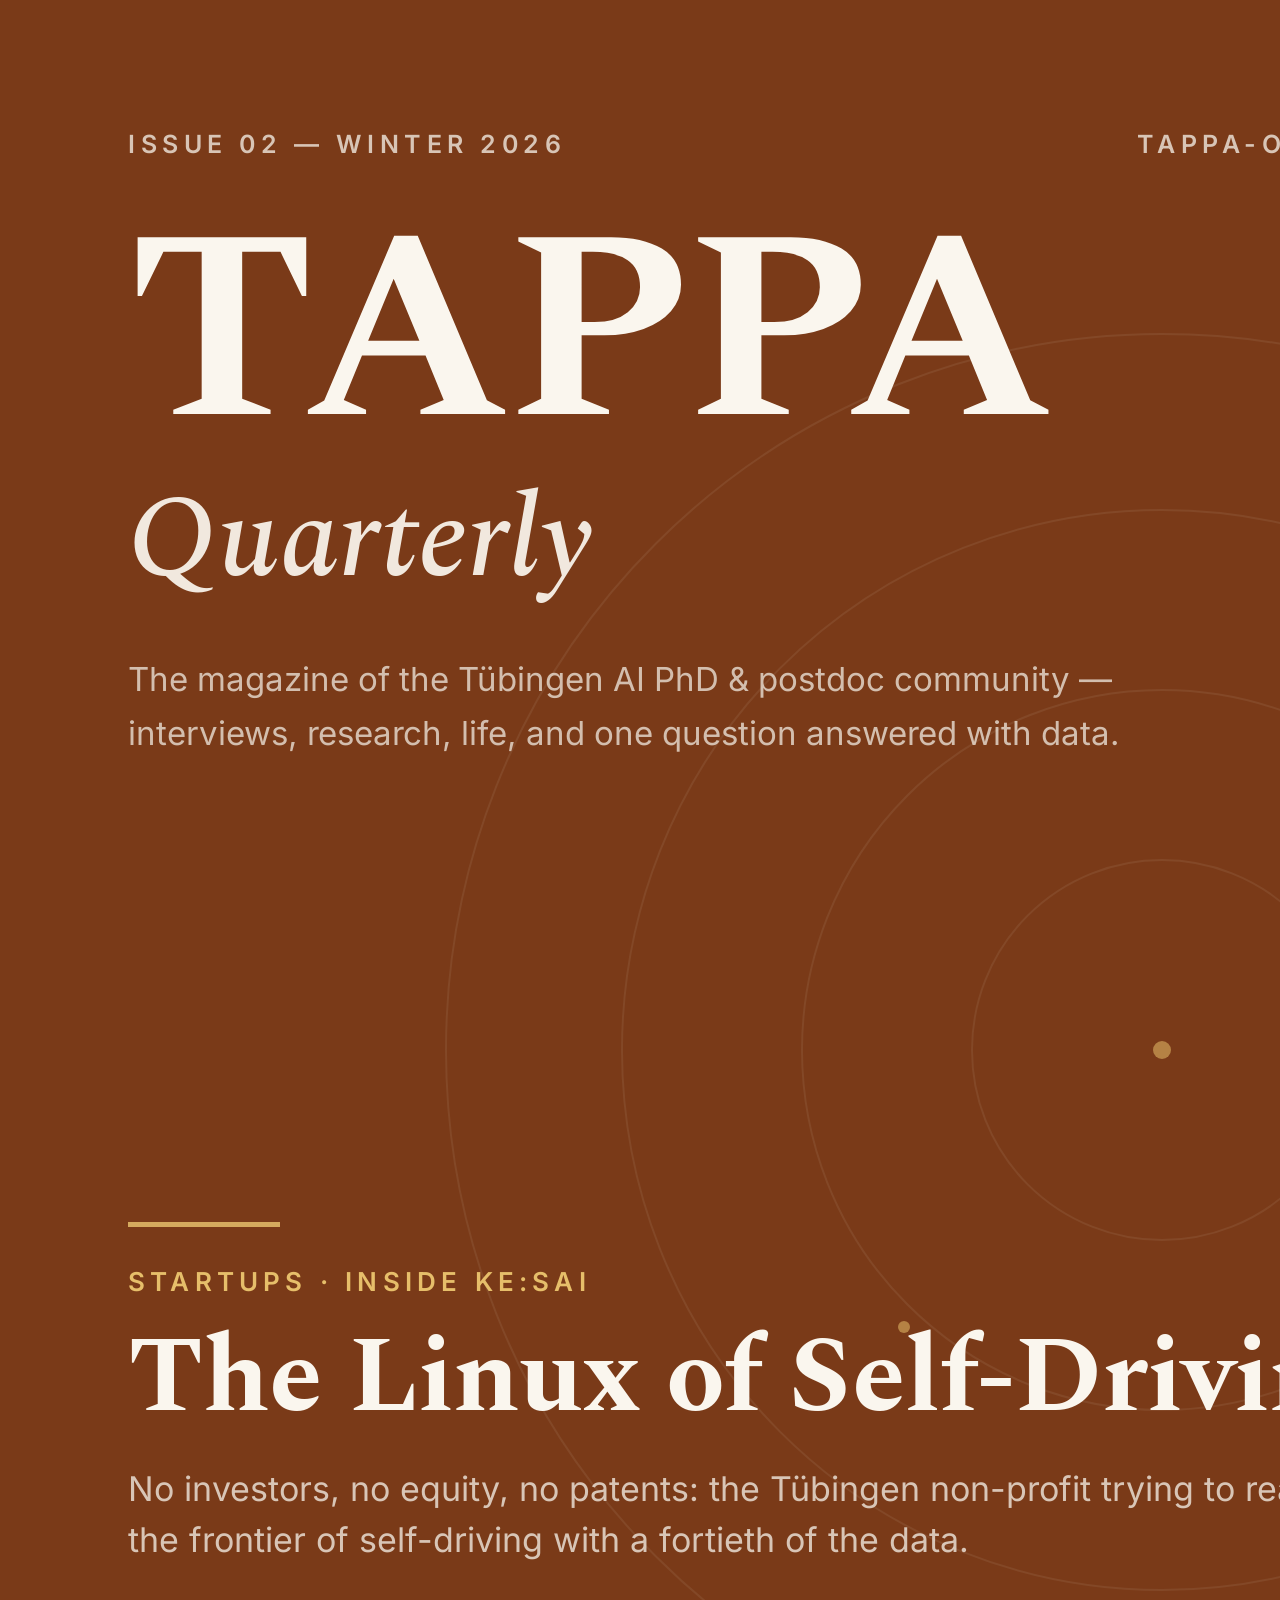
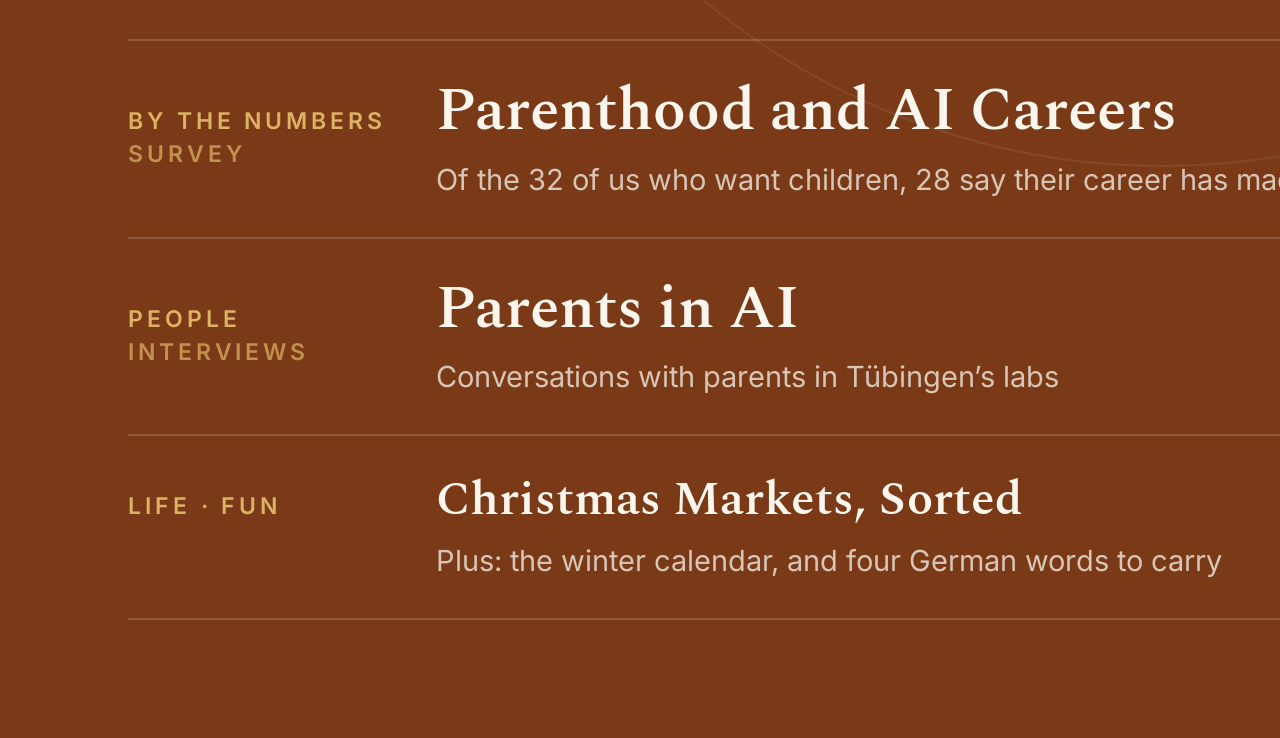
<file: magazine/issue-2/cover.html>
<!DOCTYPE html>
<html lang="en">
<head>
<meta charset="UTF-8">
<title>TAPPA Quarterly — Issue 02 cover</title>
<link rel="stylesheet" href="fonts.css">
<style>
/* Source for cover.jpg — a placeholder until the designed winter cover
   arrives. Renders at exactly 1652x2338; re-export with:
   "/Applications/Google Chrome.app/Contents/MacOS/Google Chrome" \
     --headless --screenshot=cover.png --window-size=1652,2338 \
     --hide-scrollbars --default-background-color=0 cover.html
   then: sips -s format jpeg -s formatOptions 92 cover.png --out cover.jpg */

:root {
  --deep:  #7A3A18;
  --warm:  #FAF6EE;
  --mint:  #E6BE6A;
  --serif: "Spectral", Georgia, serif;
  --sans:  "Inter", -apple-system, Arial, sans-serif;
}

* { margin: 0; padding: 0; box-sizing: border-box; }

html, body {
  width: 1652px;
  height: 2338px;
  background: var(--deep);
  -webkit-font-smoothing: antialiased;
}

.cover {
  position: relative;
  width: 1652px;
  height: 2338px;
  overflow: hidden;
  padding: 132px 128px 118px;
  display: flex;
  flex-direction: column;
}

.rings { position: absolute; top: 300px; right: -260px; width: 1500px; height: 1500px; }
.rings circle { fill: none; stroke: var(--warm); stroke-width: 2; opacity: 0.07; }
.rings .dot { fill: var(--mint); stroke: none; opacity: 0.55; }

.masthead, .lead { position: relative; z-index: 1; }

.rule-top {
  display: flex;
  justify-content: space-between;
  font: 600 25px/1 var(--sans);
  letter-spacing: 0.22em;
  text-transform: uppercase;
  color: rgba(250, 246, 238, 0.74);
}

.wordmark {
  margin-top: 62px;
  font: 700 268px/0.86 var(--serif);
  letter-spacing: -0.012em;
  color: var(--warm);
}

.subtitle {
  margin-top: 34px;
  font: italic 500 116px/1 var(--serif);
  color: var(--warm);
  opacity: 0.93;
}

.blurb {
  margin-top: 54px;
  max-width: 1010px;
  font: 400 33px/1.62 var(--sans);
  color: rgba(250, 246, 238, 0.7);
}

.lead { margin-top: auto; }

.lead-rule {
  width: 152px;
  height: 5px;
  background: var(--mint);
  opacity: 0.85;
  margin-bottom: 42px;
}

.eyebrow {
  font: 600 26px/1 var(--sans);
  letter-spacing: 0.2em;
  text-transform: uppercase;
  color: var(--mint);
}

.lead h1 {
  margin-top: 26px;
  font: 700 108px/1.06 var(--serif);
  letter-spacing: -0.008em;
  color: var(--warm);
}

.lead .standfirst {
  margin-top: 28px;
  max-width: 1240px;
  font: 400 34px/1.5 var(--sans);
  color: rgba(250, 246, 238, 0.74);
}

.teasers { margin-top: 74px; }

.teaser {
  display: grid;
  grid-template-columns: 268px 1fr;
  gap: 40px;
  align-items: baseline;
  padding: 36px 0;
  border-top: 2px solid rgba(250, 246, 238, 0.16);
}
.teaser:last-child { border-bottom: 2px solid rgba(250, 246, 238, 0.16); }

.teaser .dept {
  font: 600 23px/1.45 var(--sans);
  letter-spacing: 0.17em;
  text-transform: uppercase;
  color: var(--mint);
  opacity: 0.92;
}
.teaser h2 {
  font: 600 48px/1.16 var(--serif);
  color: var(--warm);
}
.teaser p {
  margin-top: 12px;
  font: 400 29px/1.45 var(--sans);
  color: rgba(250, 246, 238, 0.74);
}
.teaser-major h2 { font-size: 60px; }
.teaser .dept-kind { display: block; opacity: 0.72; }
</style>
</head>
<body>
<div class="cover">

  <svg class="rings" viewBox="0 0 1500 1500" aria-hidden="true">
    <circle cx="750" cy="750" r="190"/>
    <circle cx="750" cy="750" r="360"/>
    <circle cx="750" cy="750" r="540"/>
    <circle cx="750" cy="750" r="716"/>
    <circle class="dot" cx="750" cy="750" r="9"/>
    <circle class="dot" cx="1049" cy="466" r="7"/>
    <circle class="dot" cx="492" cy="1027" r="6"/>
  </svg>

  <div class="masthead">
    <div class="rule-top">
      <span>Issue 02 — Winter 2026</span>
      <span>tappa-org.github.io</span>
    </div>
    <div class="wordmark">TAPPA</div>
    <div class="subtitle">Quarterly</div>
    <p class="blurb">
      The magazine of the T&uuml;bingen AI PhD &amp; postdoc community &mdash;
      interviews, research, life, and one question answered with data.
    </p>
  </div>

  <div class="lead">
    <div class="lead-rule"></div>
    <div class="eyebrow">Startups &middot; Inside KE:SAI</div>
    <h1>The Linux of Self-Driving</h1>
    <p class="standfirst">
      No investors, no equity, no patents: the T&uuml;bingen non-profit trying to
      reach the frontier of self-driving with a fortieth of the data.
    </p>

    <div class="teasers">
      <div class="teaser teaser-major">
        <div class="dept">By the Numbers<span class="dept-kind">Survey</span></div>
        <div>
          <h2>Parenthood and AI Careers</h2>
          <p>Of the 32 of us who want children, 28 say their career has made them wait</p>
        </div>
      </div>
      <div class="teaser teaser-major">
        <div class="dept">People<span class="dept-kind">Interviews</span></div>
        <div>
          <h2>Parents in AI</h2>
          <p>Conversations with parents in T&uuml;bingen&rsquo;s labs</p>
        </div>
      </div>
      <div class="teaser">
        <div class="dept">Life &middot; Fun</div>
        <div>
          <h2>Christmas Markets, Sorted</h2>
          <p>Plus: the winter calendar, and four German words to carry</p>
        </div>
      </div>
    </div>
  </div>

</div>
</body>
</html>
</file>
<file: magazine/issue-2/fonts.css>
/* Spectral and Inter, self-hosted. Both SIL Open Font License 1.1 — see fonts/OFL.txt.
   Served from this origin so no visitor IP is sent to a third party (GDPR). */

@font-face {
  font-family: 'Inter';
  font-style: normal;
  font-weight: 400;
  font-display: swap;
  src: url('fonts/inter-400-latin-ext.woff2') format('woff2');
  unicode-range: U+0100-02BA, U+02BD-02C5, U+02C7-02CC, U+02CE-02D7, U+02DD-02FF, U+0304, U+0308, U+0329, U+1D00-1DBF, U+1E00-1E9F, U+1EF2-1EFF, U+2020, U+20A0-20AB, U+20AD-20C0, U+2113, U+2C60-2C7F, U+A720-A7FF;
}

@font-face {
  font-family: 'Inter';
  font-style: normal;
  font-weight: 400;
  font-display: swap;
  src: url('fonts/inter-400-latin.woff2') format('woff2');
  unicode-range: U+0000-00FF, U+0131, U+0152-0153, U+02BB-02BC, U+02C6, U+02DA, U+02DC, U+0304, U+0308, U+0329, U+2000-206F, U+20AC, U+2122, U+2191, U+2193, U+2212, U+2215, U+FEFF, U+FFFD;
}

@font-face {
  font-family: 'Inter';
  font-style: normal;
  font-weight: 600;
  font-display: swap;
  src: url('fonts/inter-600-latin-ext.woff2') format('woff2');
  unicode-range: U+0100-02BA, U+02BD-02C5, U+02C7-02CC, U+02CE-02D7, U+02DD-02FF, U+0304, U+0308, U+0329, U+1D00-1DBF, U+1E00-1E9F, U+1EF2-1EFF, U+2020, U+20A0-20AB, U+20AD-20C0, U+2113, U+2C60-2C7F, U+A720-A7FF;
}

@font-face {
  font-family: 'Inter';
  font-style: normal;
  font-weight: 600;
  font-display: swap;
  src: url('fonts/inter-600-latin.woff2') format('woff2');
  unicode-range: U+0000-00FF, U+0131, U+0152-0153, U+02BB-02BC, U+02C6, U+02DA, U+02DC, U+0304, U+0308, U+0329, U+2000-206F, U+20AC, U+2122, U+2191, U+2193, U+2212, U+2215, U+FEFF, U+FFFD;
}

@font-face {
  font-family: 'Inter';
  font-style: normal;
  font-weight: 700;
  font-display: swap;
  src: url('fonts/inter-700-latin-ext.woff2') format('woff2');
  unicode-range: U+0100-02BA, U+02BD-02C5, U+02C7-02CC, U+02CE-02D7, U+02DD-02FF, U+0304, U+0308, U+0329, U+1D00-1DBF, U+1E00-1E9F, U+1EF2-1EFF, U+2020, U+20A0-20AB, U+20AD-20C0, U+2113, U+2C60-2C7F, U+A720-A7FF;
}

@font-face {
  font-family: 'Inter';
  font-style: normal;
  font-weight: 700;
  font-display: swap;
  src: url('fonts/inter-700-latin.woff2') format('woff2');
  unicode-range: U+0000-00FF, U+0131, U+0152-0153, U+02BB-02BC, U+02C6, U+02DA, U+02DC, U+0304, U+0308, U+0329, U+2000-206F, U+20AC, U+2122, U+2191, U+2193, U+2212, U+2215, U+FEFF, U+FFFD;
}

@font-face {
  font-family: 'Spectral';
  font-style: italic;
  font-weight: 300;
  font-display: swap;
  src: url('fonts/spectral-300i-latin-ext.woff2') format('woff2');
  unicode-range: U+0100-02BA, U+02BD-02C5, U+02C7-02CC, U+02CE-02D7, U+02DD-02FF, U+0304, U+0308, U+0329, U+1D00-1DBF, U+1E00-1E9F, U+1EF2-1EFF, U+2020, U+20A0-20AB, U+20AD-20C0, U+2113, U+2C60-2C7F, U+A720-A7FF;
}

@font-face {
  font-family: 'Spectral';
  font-style: italic;
  font-weight: 300;
  font-display: swap;
  src: url('fonts/spectral-300i-latin.woff2') format('woff2');
  unicode-range: U+0000-00FF, U+0131, U+0152-0153, U+02BB-02BC, U+02C6, U+02DA, U+02DC, U+0304, U+0308, U+0329, U+2000-206F, U+20AC, U+2122, U+2191, U+2193, U+2212, U+2215, U+FEFF, U+FFFD;
}

@font-face {
  font-family: 'Spectral';
  font-style: italic;
  font-weight: 500;
  font-display: swap;
  src: url('fonts/spectral-500i-latin-ext.woff2') format('woff2');
  unicode-range: U+0100-02BA, U+02BD-02C5, U+02C7-02CC, U+02CE-02D7, U+02DD-02FF, U+0304, U+0308, U+0329, U+1D00-1DBF, U+1E00-1E9F, U+1EF2-1EFF, U+2020, U+20A0-20AB, U+20AD-20C0, U+2113, U+2C60-2C7F, U+A720-A7FF;
}

@font-face {
  font-family: 'Spectral';
  font-style: italic;
  font-weight: 500;
  font-display: swap;
  src: url('fonts/spectral-500i-latin.woff2') format('woff2');
  unicode-range: U+0000-00FF, U+0131, U+0152-0153, U+02BB-02BC, U+02C6, U+02DA, U+02DC, U+0304, U+0308, U+0329, U+2000-206F, U+20AC, U+2122, U+2191, U+2193, U+2212, U+2215, U+FEFF, U+FFFD;
}

@font-face {
  font-family: 'Spectral';
  font-style: normal;
  font-weight: 400;
  font-display: swap;
  src: url('fonts/spectral-400-latin-ext.woff2') format('woff2');
  unicode-range: U+0100-02BA, U+02BD-02C5, U+02C7-02CC, U+02CE-02D7, U+02DD-02FF, U+0304, U+0308, U+0329, U+1D00-1DBF, U+1E00-1E9F, U+1EF2-1EFF, U+2020, U+20A0-20AB, U+20AD-20C0, U+2113, U+2C60-2C7F, U+A720-A7FF;
}

@font-face {
  font-family: 'Spectral';
  font-style: normal;
  font-weight: 400;
  font-display: swap;
  src: url('fonts/spectral-400-latin.woff2') format('woff2');
  unicode-range: U+0000-00FF, U+0131, U+0152-0153, U+02BB-02BC, U+02C6, U+02DA, U+02DC, U+0304, U+0308, U+0329, U+2000-206F, U+20AC, U+2122, U+2191, U+2193, U+2212, U+2215, U+FEFF, U+FFFD;
}

@font-face {
  font-family: 'Spectral';
  font-style: normal;
  font-weight: 500;
  font-display: swap;
  src: url('fonts/spectral-500-latin-ext.woff2') format('woff2');
  unicode-range: U+0100-02BA, U+02BD-02C5, U+02C7-02CC, U+02CE-02D7, U+02DD-02FF, U+0304, U+0308, U+0329, U+1D00-1DBF, U+1E00-1E9F, U+1EF2-1EFF, U+2020, U+20A0-20AB, U+20AD-20C0, U+2113, U+2C60-2C7F, U+A720-A7FF;
}

@font-face {
  font-family: 'Spectral';
  font-style: normal;
  font-weight: 500;
  font-display: swap;
  src: url('fonts/spectral-500-latin.woff2') format('woff2');
  unicode-range: U+0000-00FF, U+0131, U+0152-0153, U+02BB-02BC, U+02C6, U+02DA, U+02DC, U+0304, U+0308, U+0329, U+2000-206F, U+20AC, U+2122, U+2191, U+2193, U+2212, U+2215, U+FEFF, U+FFFD;
}

@font-face {
  font-family: 'Spectral';
  font-style: normal;
  font-weight: 600;
  font-display: swap;
  src: url('fonts/spectral-600-latin-ext.woff2') format('woff2');
  unicode-range: U+0100-02BA, U+02BD-02C5, U+02C7-02CC, U+02CE-02D7, U+02DD-02FF, U+0304, U+0308, U+0329, U+1D00-1DBF, U+1E00-1E9F, U+1EF2-1EFF, U+2020, U+20A0-20AB, U+20AD-20C0, U+2113, U+2C60-2C7F, U+A720-A7FF;
}

@font-face {
  font-family: 'Spectral';
  font-style: normal;
  font-weight: 600;
  font-display: swap;
  src: url('fonts/spectral-600-latin.woff2') format('woff2');
  unicode-range: U+0000-00FF, U+0131, U+0152-0153, U+02BB-02BC, U+02C6, U+02DA, U+02DC, U+0304, U+0308, U+0329, U+2000-206F, U+20AC, U+2122, U+2191, U+2193, U+2212, U+2215, U+FEFF, U+FFFD;
}

@font-face {
  font-family: 'Spectral';
  font-style: normal;
  font-weight: 700;
  font-display: swap;
  src: url('fonts/spectral-700-latin-ext.woff2') format('woff2');
  unicode-range: U+0100-02BA, U+02BD-02C5, U+02C7-02CC, U+02CE-02D7, U+02DD-02FF, U+0304, U+0308, U+0329, U+1D00-1DBF, U+1E00-1E9F, U+1EF2-1EFF, U+2020, U+20A0-20AB, U+20AD-20C0, U+2113, U+2C60-2C7F, U+A720-A7FF;
}

@font-face {
  font-family: 'Spectral';
  font-style: normal;
  font-weight: 700;
  font-display: swap;
  src: url('fonts/spectral-700-latin.woff2') format('woff2');
  unicode-range: U+0000-00FF, U+0131, U+0152-0153, U+02BB-02BC, U+02C6, U+02DA, U+02DC, U+0304, U+0308, U+0329, U+2000-206F, U+20AC, U+2122, U+2191, U+2193, U+2212, U+2215, U+FEFF, U+FFFD;
}

@font-face {
  font-family: 'Spectral';
  font-style: normal;
  font-weight: 800;
  font-display: swap;
  src: url('fonts/spectral-800-latin-ext.woff2') format('woff2');
  unicode-range: U+0100-02BA, U+02BD-02C5, U+02C7-02CC, U+02CE-02D7, U+02DD-02FF, U+0304, U+0308, U+0329, U+1D00-1DBF, U+1E00-1E9F, U+1EF2-1EFF, U+2020, U+20A0-20AB, U+20AD-20C0, U+2113, U+2C60-2C7F, U+A720-A7FF;
}

@font-face {
  font-family: 'Spectral';
  font-style: normal;
  font-weight: 800;
  font-display: swap;
  src: url('fonts/spectral-800-latin.woff2') format('woff2');
  unicode-range: U+0000-00FF, U+0131, U+0152-0153, U+02BB-02BC, U+02C6, U+02DA, U+02DC, U+0304, U+0308, U+0329, U+2000-206F, U+20AC, U+2122, U+2191, U+2193, U+2212, U+2215, U+FEFF, U+FFFD;
}
</file>
